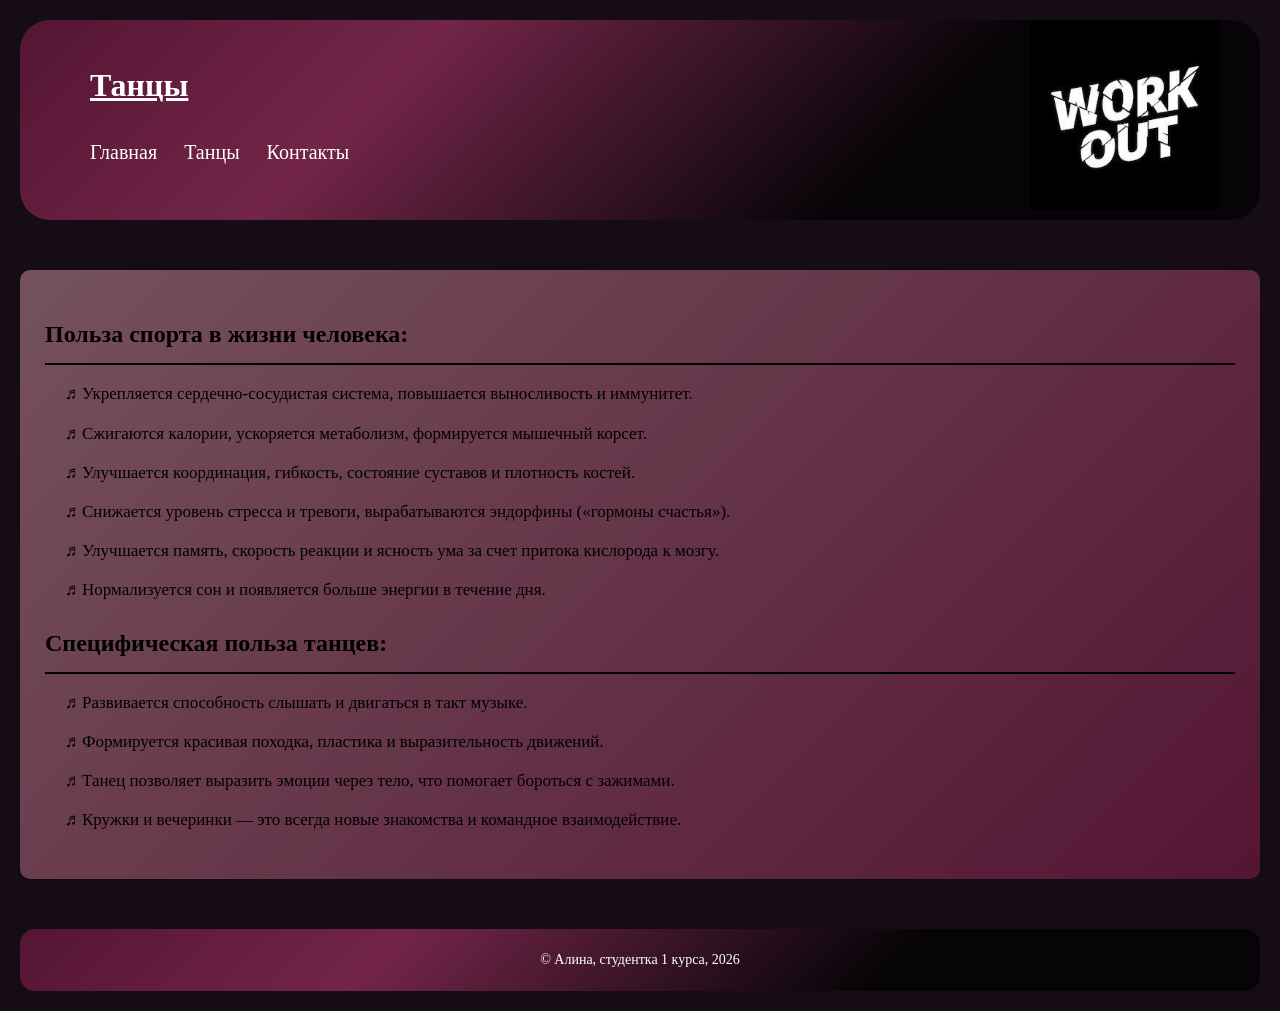
<file: index.html>
<!DOCTYPE html>
<html lang="en">
<head>
    <meta charset="UTF-8">
    <meta name="viewport" content="width=device-width, initial-scale=1.0">
    <title>Мои хобби</title>
    <link rel="stylesheet" href="./style.css">
</head>
<body>
    <header>
        <h1 class="header__title">Танцы</h1>
        <nav class="header__nav">
            <ul class="header__list">
                <li class="header__li"><a href="./index.html">Главная</a></li>
                <li class="header__li"><a href="./dance_gallery.html">Танцы</a></li>
                <li class="header__li"><a href="./contacts.html">Контакты</a></li>
            </ul>
        </nav>
        <img class="header__logo" src="./assets/workout__logo.JPG">
    </header>

    <main>
        <section>
            <h2 class="section__title">Польза спорта в жизни человека:</h2>
            <ul>
                <li>♬ Укрепляется сердечно-сосудистая система, повышается выносливость и иммунитет.</li>
                <li>♬ Сжигаются калории, ускоряется метаболизм, формируется мышечный корсет.</li>
                <li>♬ Улучшается координация, гибкость, состояние суставов и плотность костей.</li>
                <li>♬ Снижается уровень стресса и тревоги, вырабатываются эндорфины («гормоны счастья»).</li>
                <li>♬ Улучшается память, скорость реакции и ясность ума за счет притока кислорода к мозгу.</li>
                <li>♬ Нормализуется сон и появляется больше энергии в течение дня.</li>
            </ul>
            <h2 class="section__title">Специфическая польза танцев:</h2>
            <ul class="section__list">
                <li>♬ Развивается способность слышать и двигаться в такт музыке.</li>
                <li>♬ Формируется красивая походка, пластика и выразительность движений.</li>
                <li>♬ Танец позволяет выразить эмоции через тело, что помогает бороться с зажимами.</li>
                <li>♬ Кружки и вечеринки — это всегда новые знакомства и командное взаимодействие.</li>
            </ul>
        </section>
    </main>

    <footer>
        <p>© Алина, студентка 1 курса, 2026</p>
    </footer>
</body>
</html>
</file>
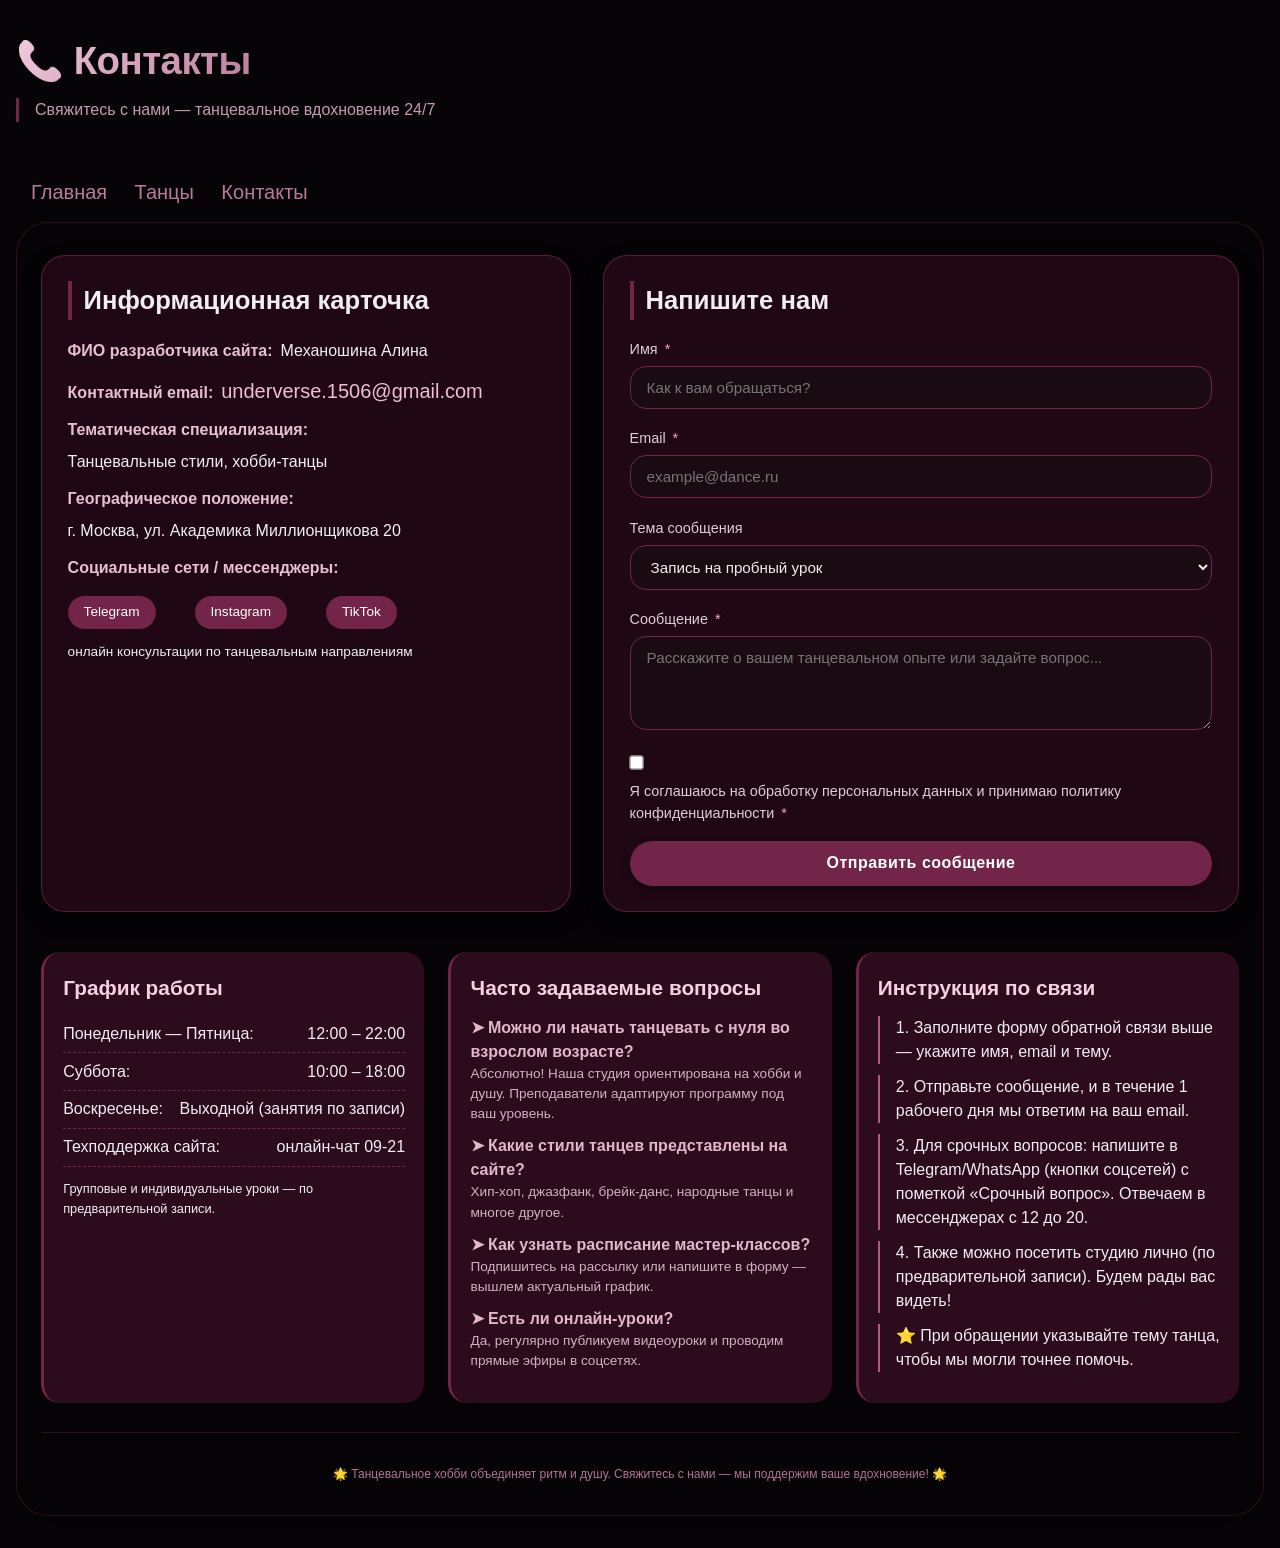
<file: contacts.html>
<!DOCTYPE html>
<html lang="ru">
<head>
    <meta charset="UTF-8">
    <meta name="viewport" content="width=device-width, initial-scale=1.0, user-scalable=yes">
    <title>Контакты — Танцевальная студия | Хобби и стили танцев</title>
    <link rel="stylesheet" href="./contacts.css">
</head>
<body>
    <header class="header">
        <h1 class="page-title">📞 Контакты</h1>
        <div class="subhead">Свяжитесь с нами — танцевальное вдохновение 24/7</div>
        <nav class="header__nav">
            <ul class="header__list">
                <li class="header__li"><a href="./index.html">Главная</a></li>
                <li class="header__li"><a href="./dance_gallery.html">Танцы</a></li>
                <li class="header__li"><a href="./contacts.html">Контакты</a></li>
            </ul>
        </nav>
    </header>
    <div class="container">
        <div class="contacts-grid">
            <div class="card dev-info">
                <h3>Информационная карточка</h3>
                <p><strong>ФИО разработчика сайта:</strong>Механошина Алина</p>
                <p><strong>Контактный email:</strong> <a href="mailto:underverse.1506@gmail.com" style="color:#f0bdd5;">underverse.1506@gmail.com</a></p>
                <p><strong>Тематическая специализация:</strong> Танцевальные стили, хобби-танцы</p>
                <p><strong>Географическое положение:</strong> г. Москва, ул. Академика Миллионщикова 20</p>
                <p><strong>Социальные сети / мессенджеры:</strong></p>
                <div class="social-links">
                    <a href="#" class="social-link" target="_blank">Telegram</a>
                    <a href="#" class="social-link" target="_blank">Instagram</a>
                    <a href="#" class="social-link" target="_blank">TikTok</a>
                </div>
                <p style="font-size:0.85rem; margin-top:0.6rem;">онлайн консультации по танцевальным направлениям</p>
            </div>
            <div class="card">
                <h3>Напишите нам</h3>
                <form id="feedbackForm" action="#" method="post">
                    <div class="form-group">
                        <label>Имя <span class="required-star">*</span></label>
                        <input type="text" id="name" name="name" placeholder="Как к вам обращаться?" required>
                    </div>
                    <div class="form-group">
                        <label>Email <span class="required-star">*</span></label>
                        <input type="email" id="email" name="email" placeholder="example@dance.ru" required>
                    </div>
                    <div class="form-group">
                        <label>Тема сообщения</label>
                        <select id="topic" name="topic">
                            <option value="Запись на пробный урок">Запись на пробный урок</option>
                            <option value="Вопрос по хобби и стилям">Вопрос по стилям</option>
                            <option value="Сотрудничество">Сотрудничество</option>
                            <option value="Обратная связь о сайте">Обратная связь о сайте</option>
                            <option value="Другое">Другое</option>
                        </select>
                    </div>
                    <div class="form-group">
                        <label>Сообщение <span class="required-star">*</span></label>
                        <textarea id="message" name="message" rows="4" placeholder="Расскажите о вашем танцевальном опыте или задайте вопрос..." required></textarea>
                    </div>
                    <div class="checkbox-group">
                        <input type="checkbox" id="consent" name="consent" required>
                        <label for="consent" style="margin-bottom:0;">Я соглашаюсь на обработку персональных данных и принимаю политику конфиденциальности <span class="required-star">*</span></label>
                    </div>
                    <button type="submit" class="btn-submit">Отправить сообщение</button>
                    <div id="formStatus"></div>
                </form>
            </div>
        </div>
        <div class="additional-block">
            <div class="info-card">
                <h4>График работы</h4>
                <div class="schedule-item"><span>Понедельник — Пятница:</span><span>12:00 – 22:00</span></div>
                <div class="schedule-item"><span>Суббота:</span><span>10:00 – 18:00</span></div>
                <div class="schedule-item"><span>Воскресенье:</span><span>Выходной (занятия по записи)</span></div>
                <div class="schedule-item"><span>Техподдержка сайта:</span><span>онлайн-чат 09-21</span></div>
                <p style="margin-top:0.8rem; font-size:0.8rem;">Групповые и индивидуальные уроки — по предварительной записи.</p>
            </div>
            <div class="info-card">
                <h4>Часто задаваемые вопросы</h4>
                <div class="faq-question">➤ Можно ли начать танцевать с нуля во взрослом возрасте?</div>
                <div class="faq-answer">Абсолютно! Наша студия ориентирована на хобби и душу. Преподаватели адаптируют программу под ваш уровень.</div>
                <div class="faq-question">➤ Какие стили танцев представлены на сайте?</div>
                <div class="faq-answer">Хип-хоп, джазфанк, брейк-данс, народные танцы и многое другое.</div>
                <div class="faq-question">➤ Как узнать расписание мастер-классов?</div>
                <div class="faq-answer">Подпишитесь на рассылку или напишите в форму — вышлем актуальный график.</div>
                <div class="faq-question">➤ Есть ли онлайн-уроки?</div>
                <div class="faq-answer">Да, регулярно публикуем видеоуроки и проводим прямые эфиры в соцсетях.</div>
            </div>
            <div class="info-card">
                <h4>Инструкция по связи</h4>
                <div class="instruction-step">1️. Заполните форму обратной связи выше — укажите имя, email и тему.</div>
                <div class="instruction-step">2️. Отправьте сообщение, и в течение 1 рабочего дня мы ответим на ваш email.</div>
                <div class="instruction-step">3️. Для срочных вопросов: напишите в Telegram/WhatsApp (кнопки соцсетей) с пометкой «Срочный вопрос». Отвечаем в мессенджерах с 12 до 20.</div>
                <div class="instruction-step">4️. Также можно посетить студию лично (по предварительной записи). Будем рады вас видеть!</div>
                <div class="instruction-step">⭐️ При обращении указывайте тему танца, чтобы мы могли точнее помочь.</div>
            </div>
        </div>
        <hr>
        <footer>
            🌟 Танцевальное хобби объединяет ритм и душу. Свяжитесь с нами — мы поддержим ваше вдохновение! 🌟
        </footer>
    </div>
</body>
</file>
<file: style.css>
* {
    margin: 0;
    padding: 0;
    box-sizing: border-box;
}

body {
    font-family: Georgia, 'Times New Roman', Times, sans-serif;
    background-color: #150c15;
    color: #ffffff;
    line-height: 1.6;
    padding: 20px;
}

header {
    display: flex;
    flex-direction: column;
    align-items: flex-start;
    border-radius: 30px;
    height: 200px;
    width: 100%;
    background: linear-gradient(135deg, #541533 0%, #722548 30%, #060407 70%);
}

.header__title {
    margin: 40px 0 0 70px;
    text-decoration: 3px underline;
}

.header__nav {
    padding: 15px;
    border-radius: 5px;
    margin: 10px 0 0 35px;
}

.header__nav .header__list li {
    text-decoration: none;
    list-style-type: none;   
    display: inline-block;
}

a {
    display: inline-block; 
    position: relative;
    text-decoration: none;
    color: #ffffff;
    margin-right: 23px;
    font-size: 20px;
}

a::after {
    content: '';
    position: absolute;
    bottom: 0;
    left: 0;
    width: 0;
    height: 2px;
    background-color: white;
    transition: width 0.3s ease;
}

a:hover::after {
    width: 100%;
}

.header__logo {
    display: flex;
    align-self: flex-end;
    margin-right: 40px;
    position: absolute;
    width: 190px;
    height: 190px;
}

main {
    background: linear-gradient(135deg, #75525c 0%,  #541533 100%);
    padding: 25px;
    border-radius: 10px;
    box-shadow: 0 2px 5px rgba(0,0,0,0.1);
    margin-bottom: 20px;
    margin-top: 50px;
}

.section__title {
    color: #000000;
    margin: 20px 0 15px 0;
    padding-bottom: 10px;
    border-bottom: 2px solid #000000;
}

ul {
    margin-left: 20px;
    margin-bottom: 20px;
    color: #000000;
    list-style-type: none;

}
ul li {
    margin-bottom: 12px;
    color: #000000;
    font-size: 17px;
}

footer {
    background: linear-gradient(135deg, #541533 0%, #722548 30%, #060407 70%);
    color: white;
    text-align: center;
    padding: 20px;
    border-radius: 15px;
    font-size: 14px;
    margin-top: 50px;
}
</file>
<file: contacts.css>
* {
    margin: 0;
    padding: 0;
    box-sizing: border-box;
}

.header__nav {
    padding: 15px;
    border-radius: 5px;
}

.header__nav .header__list li {
    text-decoration: none;
    list-style-type: none;   
    display: inline-block;
}

a {
    display: inline-block; 
    position: relative;
    text-decoration: none;
    color: #b87b9a;
    margin-right: 23px;
    font-size: 20px;

}

a::after {
    content: '';
    position: absolute;
    bottom: 0;
    left: 0;
    width: 0;
    height: 2px;
    background-color: #b87b9a;
    transition: width 0.3s ease;
}

a:hover::after {
    width: 100%;
}

body {
    background-color: #060407;   /* основной фон #060407 */
    font-family: 'Segoe UI', Roboto, 'Helvetica Neue', sans-serif;
    line-height: 1.5;
    color: #f0eef2;
    padding: 2rem 1rem;
}

.container {
    max-width: 1280px;
    margin: 0 auto;
    background: rgba(6, 4, 7, 0.65);
    border-radius: 2rem;
    backdrop-filter: blur(2px);
    padding: 2rem 1.5rem;
    box-shadow: 0 20px 35px -12px rgba(0, 0, 0, 0.6);
    border: 1px solid rgba(114, 37, 72, 0.4);
}

.page-title {
    font-size: 2.4rem;
    font-weight: 800;
    margin-bottom: 0.5rem;
    letter-spacing: -0.5px;
    background: linear-gradient(135deg, #f2cddf, #b87b9a);
    -webkit-background-clip: text;
    background-clip: text;
    color: transparent;
    display: inline-block;
}

.subhead {
    color: #c29bb0;
    border-left: 3px solid #722548;
    padding-left: 1rem;
    margin-bottom: 2.5rem;
    font-size: 1rem;
}

.contacts-grid {
    display: grid;
    grid-template-columns: 1fr 1.2fr;
    gap: 2rem;
    margin-bottom: 2.5rem;
}

.card {
    background: rgba(84, 21, 51, 0.35);
    backdrop-filter: blur(4px);
    border-radius: 1.5rem;
    padding: 1.6rem;
    border: 1px solid rgba(114, 37, 72, 0.7);
    box-shadow: 0 8px 20px rgba(0, 0, 0, 0.3);
    transition: transform 0.2s ease, box-shadow 0.2s;
}

.card:hover {
    transform: translateY(-3px);
    box-shadow: 0 20px 30px -12px #00000055;
    border-color: #b84c7c;
}

.card h3 {
    font-size: 1.6rem;
    margin-bottom: 1.2rem;
    font-weight: 600;
    display: flex;
    align-items: center;
    gap: 0.6rem;
    border-left: 4px solid #722548;
    padding-left: 0.75rem;
}

.dev-info p {
    margin-bottom: 0.8rem;
    display: flex;
    align-items: baseline;
    flex-wrap: wrap;
    gap: 0.5rem;
}

.dev-info strong {
    min-width: 140px;
    color: #e6bfd2;
    font-weight: 600;
}

.social-links {
    display: flex;
    flex-wrap: wrap;
    gap: 1rem;
    margin: 1rem 0 0.8rem;
}

.social-link {
    background: #722548;
    color: white;
    padding: 0.4rem 1rem;
    border-radius: 40px;
    text-decoration: none;
    font-size: 0.85rem;
    font-weight: 500;
    transition: all 0.2s;
    display: inline-flex;
    align-items: center;
    gap: 0.4rem;
}

.social-link:hover {
    background: #a13e6b;
    transform: scale(1.02);
    box-shadow: 0 2px 8px rgba(0,0,0,0.3);
}

.form-group {
    margin-bottom: 1.2rem;
}

label {
    display: block;
    margin-bottom: 0.35rem;
    font-weight: 500;
    font-size: 0.9rem;
    color: #e2cbd8;
}

.required-star {
    color: #ff9fbd;
    margin-left: 3px;
}

input, select, textarea {
    width: 100%;
    padding: 0.75rem 1rem;
    background-color: #1a0b13;
    border: 1px solid #722548;
    border-radius: 1rem;
    font-size: 0.95rem;
    color: #f3eaf0;
    transition: 0.2s;
    font-family: inherit;
}

input:focus, select:focus, textarea:focus {
    outline: none;
    border-color: #b85783;
    box-shadow: 0 0 0 3px rgba(114, 37, 72, 0.5);
    background-color: #2a1220;
}

.checkbox-group {
    display: flex;
    align-items: center;
    gap: 0.75rem;
    flex-wrap: wrap;
    margin: 1rem 0;
}

.checkbox-group input {
    width: auto;
    transform: scale(1.1);
    margin: 0;
    accent-color: #722548;
}

.btn-submit {
    background: #722548;
    border: none;
    padding: 0.85rem 1.8rem;
    border-radius: 2rem;
    font-weight: bold;
    font-size: 1rem;
    color: white;
    cursor: pointer;
    transition: all 0.25s;
    width: 100%;
    font-family: inherit;
    letter-spacing: 0.5px;
    box-shadow: 0 4px 8px rgba(0,0,0,0.4);
}

.btn-submit:hover {
    background: #9b3c67;
    transform: translateY(-2px);
    box-shadow: 0 8px 18px #00000040;
}

.additional-block {
    display: grid;
    grid-template-columns: repeat(3, 1fr);
    gap: 1.5rem;
    margin-top: 1rem;
}

.info-card {
    background: rgba(84, 21, 51, 0.5);
    border-radius: 1.2rem;
    padding: 1.2rem;
    border-left: 3px solid #722548;
}

.info-card h4 {
    font-size: 1.3rem;
    margin-bottom: 0.8rem;
    color: #f7cfdf;
}

.schedule-item {
    display: flex;
    justify-content: space-between;
    border-bottom: 1px dashed #722548;
    padding: 0.4rem 0;
}

.faq-question {
    font-weight: 700;
    margin-top: 0.6rem;
    color: #e2b6cb;
}

.faq-answer {
    font-size: 0.85rem;
    margin-bottom: 0.6rem;
    color: #cfb3c2;
}

.instruction-step {
    margin-bottom: 0.7rem;
    padding-left: 1rem;
    border-left: 2px solid #b45781;
}

hr {
    margin: 1.8rem 0;
    border-color: #72254860;
}

footer {
    text-align: center;
    margin-top: 2rem;
    font-size: 0.75rem;
    color: #b07594;
}

.success-message {
    background: #1f3b2c;
    border-left: 6px solid #6fbf4c;
    padding: 0.8rem;
    border-radius: 1rem;
    margin-top: 1rem;
    text-align: center;
    color: #c6f7d0;
}

.error-message {
    background: #541533aa;
    border-left: 6px solid #ff7b89;
    padding: 0.5rem;
    border-radius: 0.8rem;
    font-size: 0.85rem;
    color: #ffc0cb;
    margin-top: 0.3rem;
}

.hidden {
    display: none;
}
</file>
